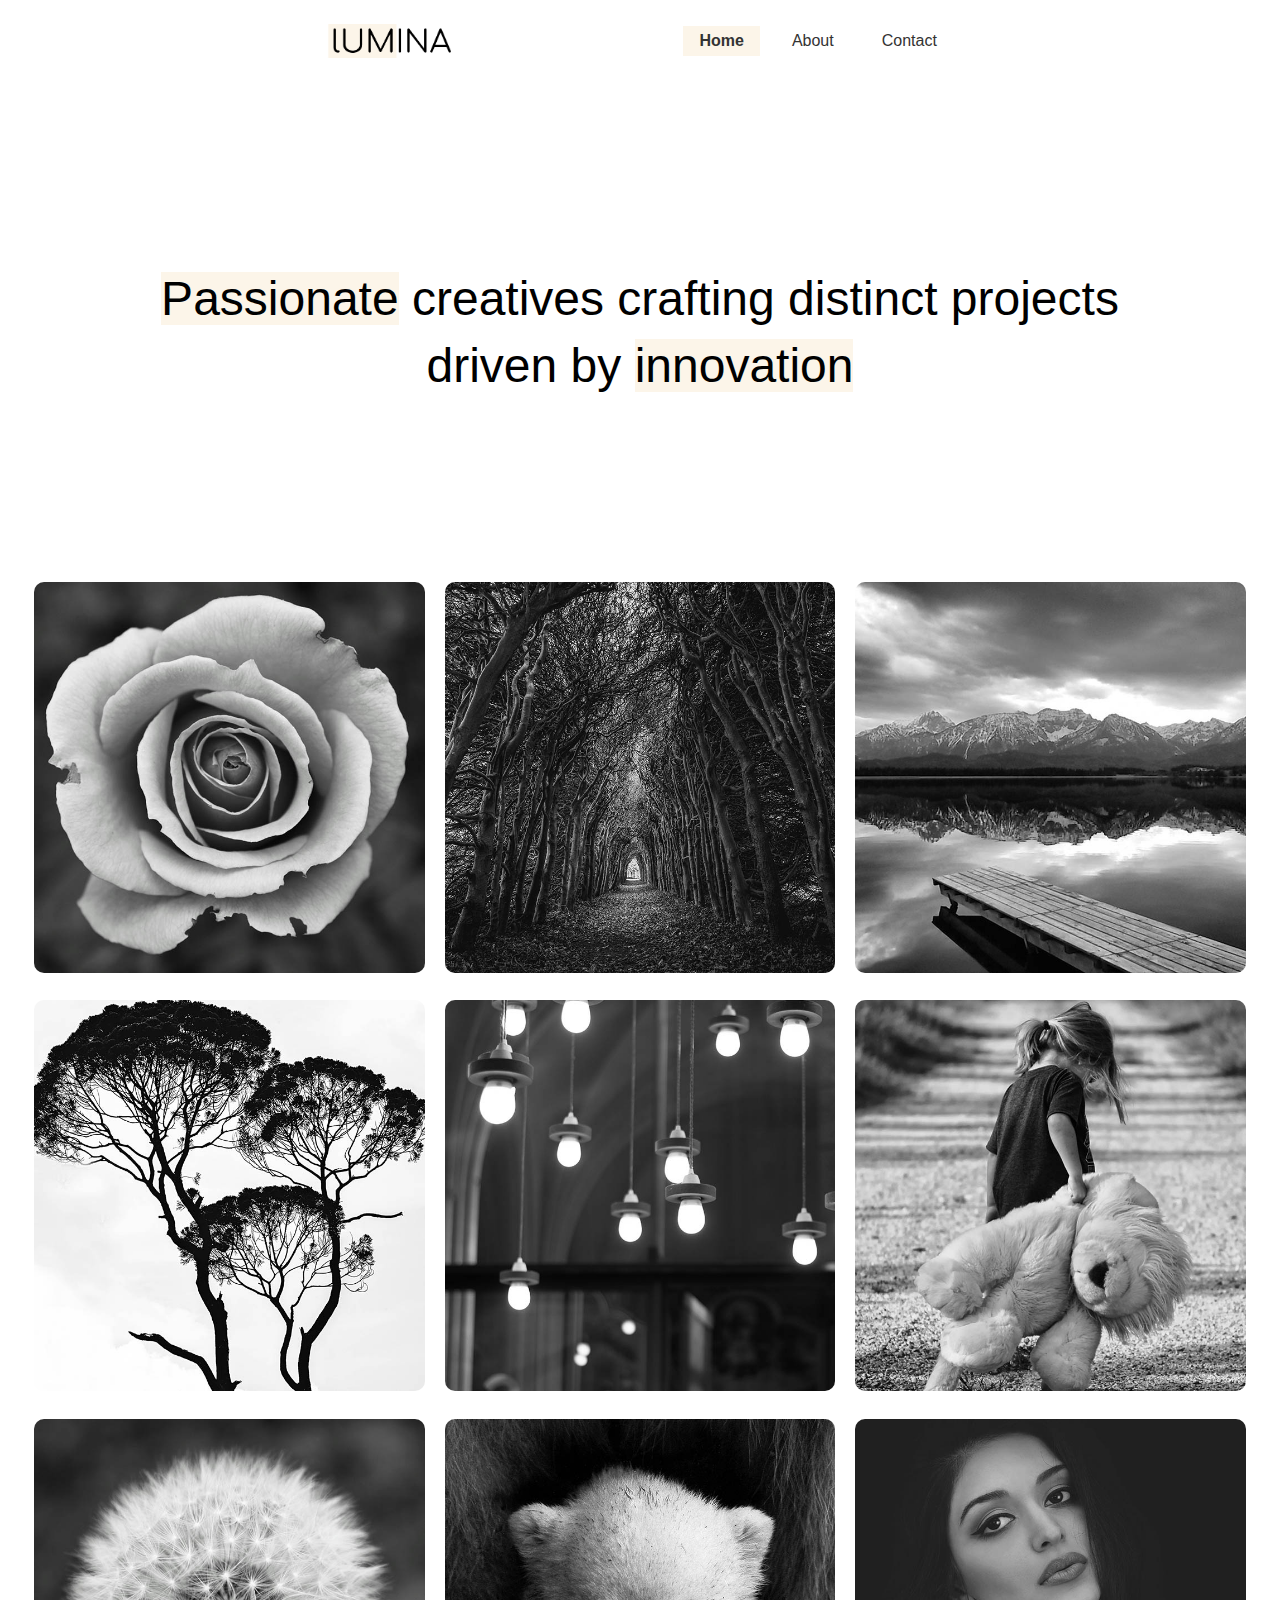
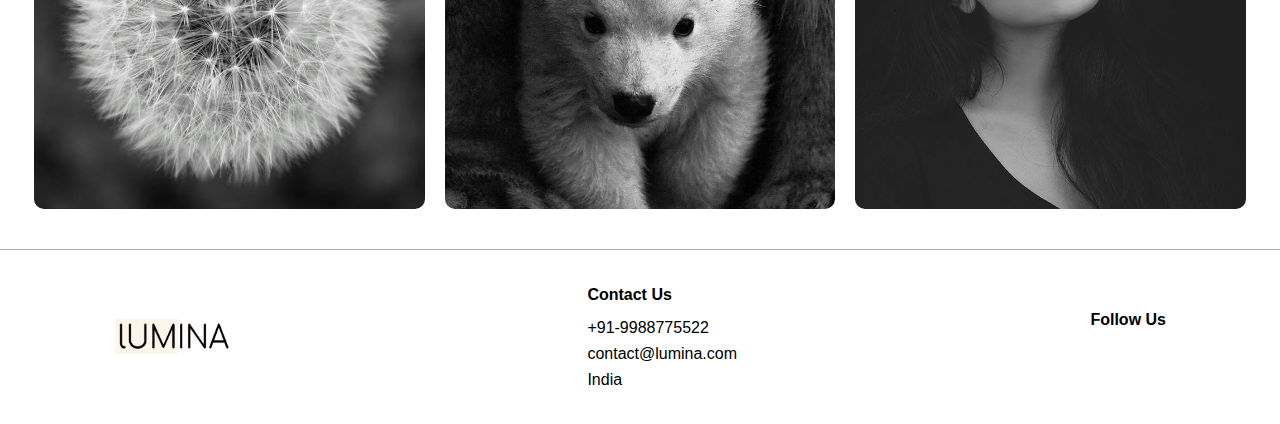
<file: index.html>
<!DOCTYPE html>
<html lang="en">
<head>
    <meta charset="UTF-8">
    <meta name="viewport" content="width=device-width, initial-scale=1.0">
    
    <link rel="stylesheet" href="https://cdnjs.cloudflare.com/ajax/libs/font-awesome/6.6.0/css/all.min.css" integrity="sha512-Kc323vGBEqzTmouAECnVceyQqyqdsSiqLQISBL29aUW4U/M7pSPA/gEUZQqv1cwx4OnYxTxve5UMg5GT6L4JJg==" crossorigin="anonymous" referrerpolicy="no-referrer" />
    <link rel="preconnect" href="https://fonts.googleapis.com">
<link rel="preconnect" href="https://fonts.gstatic.com" crossorigin>
<link href="https://fonts.googleapis.com/css2?family=Playwrite+GB+S:ital,wght@0,100..400;1,100..400&family=Poppins:ital,wght@0,100;0,200;0,300;0,400;0,500;0,600;0,700;0,800;0,900;1,100;1,200;1,300;1,400;1,500;1,600;1,700;1,800;1,900&family=Roboto:ital,wght@0,100;0,300;0,400;0,500;0,700;0,900;1,100;1,300;1,400;1,500;1,700;1,900&display=swap" rel="stylesheet">
<link rel="stylesheet" href="style.css">
<link rel="icon" href="./images/favicon.ico">

    <title>LUMINA Creative</title>
</head>
<body>
    <header class="header">
        <div class="container container-sm header-flex">
            <img src="./images/logo.png" alt="Lumina Creative" class="logo">
            <ul class="main-menu">
                <li><a class="current" href="index.html">Home</a></li>
                <li><a href="about.html">About</a></li>
                <li><a href="contact.html">Contact</a></li>
            </ul>
        </div>
        
    </header>

    <section class="hero bg-dark">
        <div class="container sontainer-sm">
            <h2>
                <span class="bg-primary">Passionate</span> creatives crafting distinct projects driven by <span class="bg-primary">innovation</span>
            </h2>
        </div>
    </section>

    <section class="gallery">
        <div class="container container-lg gallery-flex">
            <div class="gallery-item">
                <a href="images/image1.jpg">
                    <img src="images/portfolio1.jpg" alt="portfolio image 1">
                </a>
            </div>
            <div class="gallery-item">
                <a href="images/image2.jpg">
                    <img src="images/portfolio2.jpg" alt="portfolio image 1">
                </a>
            </div>    
            <div class="gallery-item">
                <a href="images/image3.jpg">
                    <img src="images/portfolio3.jpg" alt="portfolio image 1">
                </a>
            </div>
            <div class="gallery-item">    
                <a href="images/image4.jpg">
                    <img src="images/portfolio4.jpg" alt="portfolio image 1">
                </a>
            </div>
            <div class="gallery-item">    
                <a href="images/image5.jpg">
                    <img src="images/portfolio5.jpg" alt="portfolio image 1">
                </a>
            </div>
            <div class="gallery-item">    
                <a href="images/image6.jpg">
                    <img src="images/portfolio6.jpg" alt="portfolio image 1">
                </a>
            </div> 
            <div class="gallery-item">   
                <a href="images/image7.jpg">
                    <img src="images/portfolio7.jpg" alt="portfolio image 1">
                </a>
            </div>  
            <div class="gallery-item">  
                <a href="images/image8.jpg">
                    <img src="images/portfolio8.jpg" alt="portfolio image 1">
                </a>
            </div>
            <div class="gallery-item">    
                <a href="images/image9.jpg">
                    <img src="images/portfolio9.jpg" alt="portfolio image 1">
                </a>
            </div>    
            
        </div>
    </section>
    <footer class="footer">
        <div class="container footer-flex">
            <img src="images/logo.png" alt="">
            <div class="contact">
                <h4>Contact Us</h4>
                <ul>
                    <li>+91-9988775522</li>
                    <li>contact@lumina.com</li>
                    <li>India</li>
                </ul>
            </div>
            <div class="social">
                <h4>Follow Us</h4>
                <a href="#"><i class="fab fa-facebook"></i></a>
                <a href="#"><i class="fab fa-twitter"></i></a>
                <a href="#"><i class="fab fa-instagram"></i></a>
                <a href="#"><i class="fab fa-pintrest"></i></a>
                <a href="#"><i class="fab fa-tumblr"></i></a>
            </div>
        </div>
    </footer>
</body>
</html>
</file>
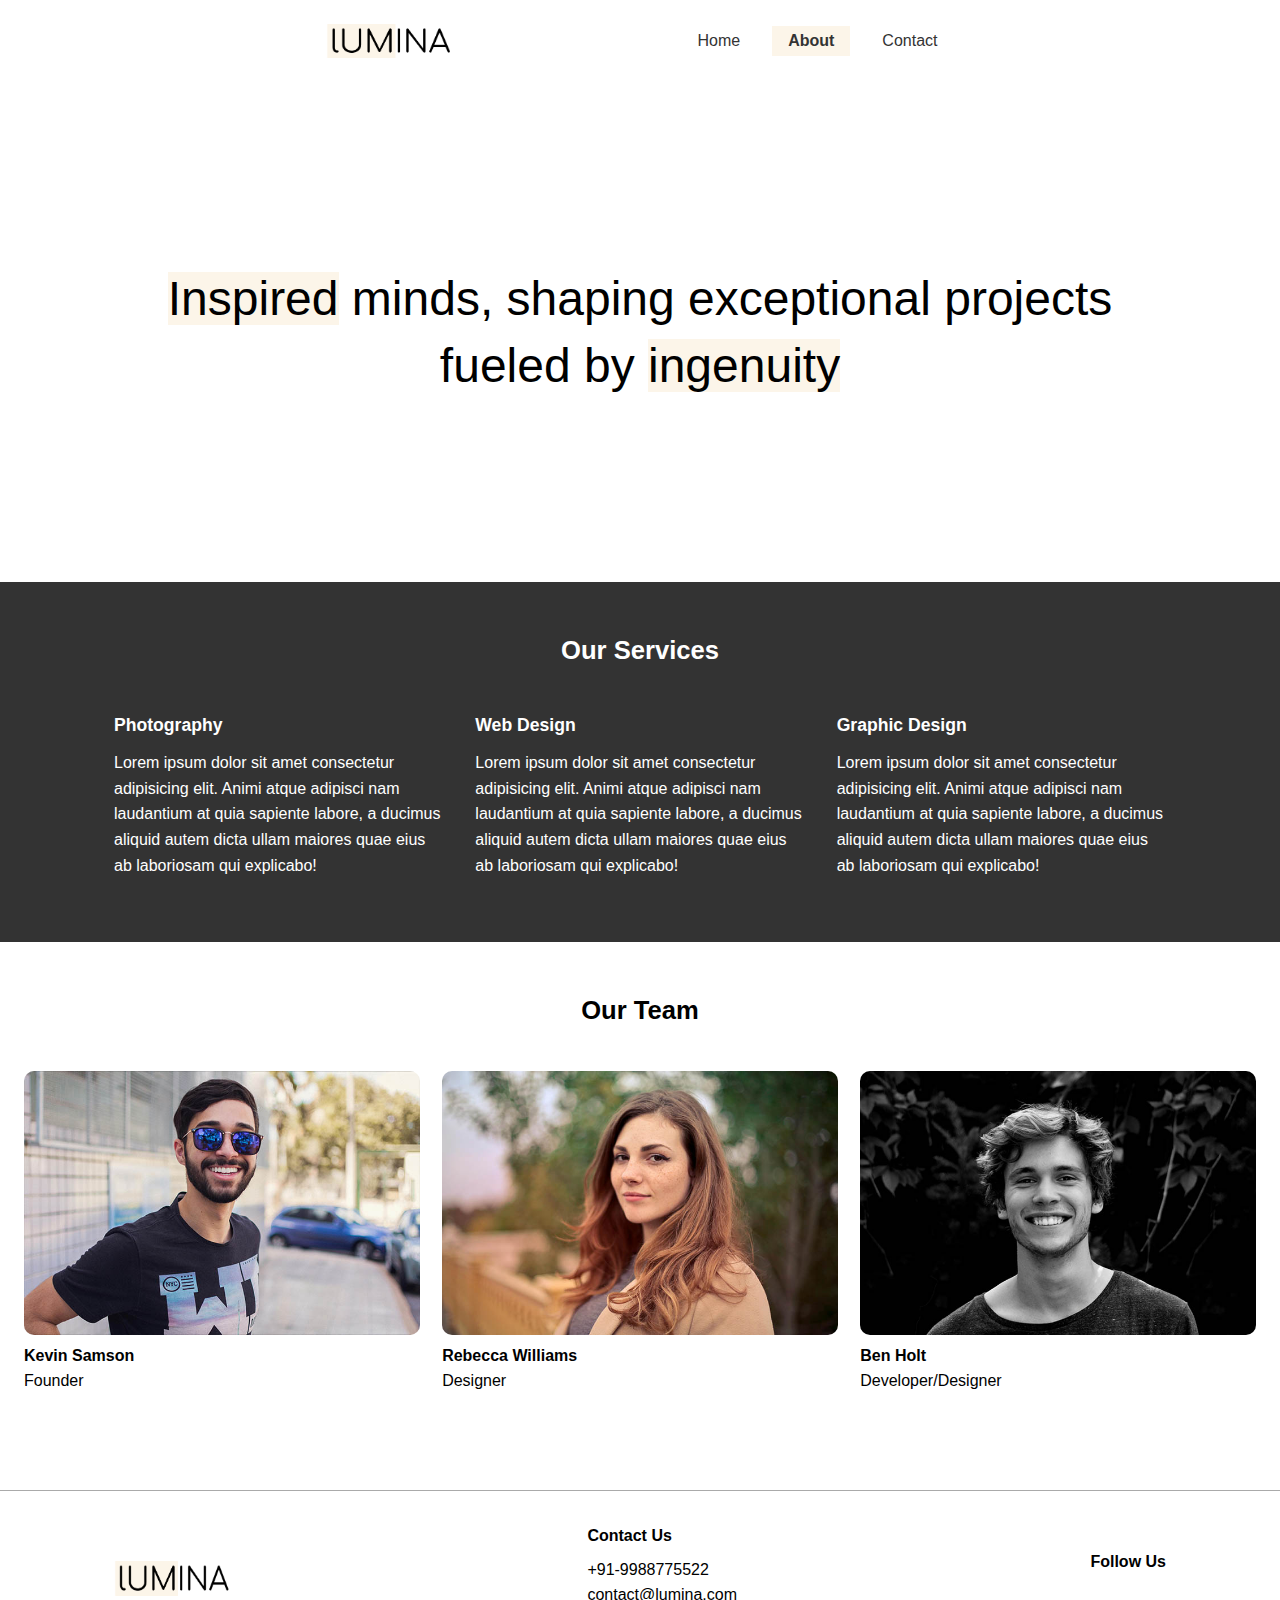
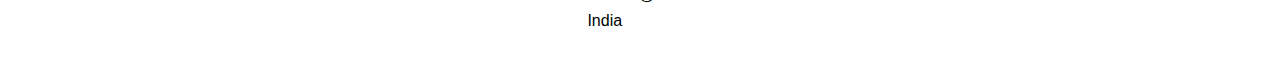
<file: about.html>
<!DOCTYPE html>
<html lang="en">
<head>
    <meta charset="UTF-8">
    <meta name="viewport" content="width=device-width, initial-scale=1.0">
    
    <link rel="stylesheet" href="https://cdnjs.cloudflare.com/ajax/libs/font-awesome/6.6.0/css/all.min.css" integrity="sha512-Kc323vGBEqzTmouAECnVceyQqyqdsSiqLQISBL29aUW4U/M7pSPA/gEUZQqv1cwx4OnYxTxve5UMg5GT6L4JJg==" crossorigin="anonymous" referrerpolicy="no-referrer" />
    <link rel="preconnect" href="https://fonts.googleapis.com">
<link rel="preconnect" href="https://fonts.gstatic.com" crossorigin>
<link href="https://fonts.googleapis.com/css2?family=Playwrite+GB+S:ital,wght@0,100..400;1,100..400&family=Poppins:ital,wght@0,100;0,200;0,300;0,400;0,500;0,600;0,700;0,800;0,900;1,100;1,200;1,300;1,400;1,500;1,600;1,700;1,800;1,900&family=Roboto:ital,wght@0,100;0,300;0,400;0,500;0,700;0,900;1,100;1,300;1,400;1,500;1,700;1,900&display=swap" rel="stylesheet">
<link rel="stylesheet" href="style.css">
<link rel="icon" href="./images/favicon.ico">

    <title>About LUMINA Creative</title>
</head>
<body>
    <header class="header">
        <div class="container container-sm header-flex">
            <img src="./images/logo.png" alt="Lumina Creative" class="logo">
            <ul class="main-menu">
                <li><a href="index.html">Home</a></li>
                <li><a class="current" href="about.html">About</a></li>
                <li><a href="contact.html">Contact</a></li>
            </ul>
        </div>
        
    </header>

    <section class="hero">
        <div class="container sontainer-sm">
            <h2>
                <span class="bg-primary">Inspired</span> minds, shaping exceptional projects fueled by <span class="bg-primary">ingenuity</span>
            </h2>
        </div>
    </section>

    <section class="services bg-dark">
        <div class="container">
            <h2 class="section-heading">
                Our Services
            </h2>
            <div class="services-flex">
                <div class="service-item">
                    <h4>Photography</h4>
                    <p>Lorem ipsum dolor sit amet consectetur adipisicing elit. Animi atque adipisci nam laudantium at quia sapiente labore, a ducimus aliquid autem dicta ullam maiores quae eius ab laboriosam qui explicabo!</p>
                </div>
                <div class="service-item">
                    <h4>Web Design</h4>
                    <p>Lorem ipsum dolor sit amet consectetur adipisicing elit. Animi atque adipisci nam laudantium at quia sapiente labore, a ducimus aliquid autem dicta ullam maiores quae eius ab laboriosam qui explicabo!</p>
                </div>
                <div class="service-item">
                    <h4>Graphic Design</h4>
                    <p>Lorem ipsum dolor sit amet consectetur adipisicing elit. Animi atque adipisci nam laudantium at quia sapiente labore, a ducimus aliquid autem dicta ullam maiores quae eius ab laboriosam qui explicabo!</p>
                </div>
            </div>
        </div>
    </section>

    <section class="team">
        <div class="container container-lg">
            <h2 class="section-heading">
                Our Team
            </h2>
            <div class="team-flex">
                <div class="team-item">
                    <img src="images/team1.jpg" alt="">
                    <h4>Kevin Samson</h4>
                    <p>Founder</p>
                </div>
                <div class="team-item">
                    <img src="images/team2.jpg" alt="">
                    <h4>Rebecca Williams</h4>
                    <p>Designer</p>
                </div>
                <div class="team-item">
                    <img src="images/team3.jpg" alt="">
                    <h4>Ben Holt</h4>
                    <p>Developer/Designer</p>
                </div>
            </div>
        </div>
    </section>
    
    <footer class="footer">
        <div class="container footer-flex">
            <img src="images/logo.png" alt="">
            <div class="contact">
                <h4>Contact Us</h4>
                <ul>
                    <li>+91-9988775522</li>
                    <li>contact@lumina.com</li>
                    <li>India</li>
                </ul>
            </div>
            <div class="social">
                <h4>Follow Us</h4>
                <a href="#"><i class="fab fa-facebook"></i></a>
                <a href="#"><i class="fab fa-twitter"></i></a>
                <a href="#"><i class="fab fa-instagram"></i></a>
                <a href="#"><i class="fab fa-pintrest"></i></a>
                <a href="#"><i class="fab fa-tumblr"></i></a>
            </div>
        </div>
    </footer>
</body>
</html>
</file>
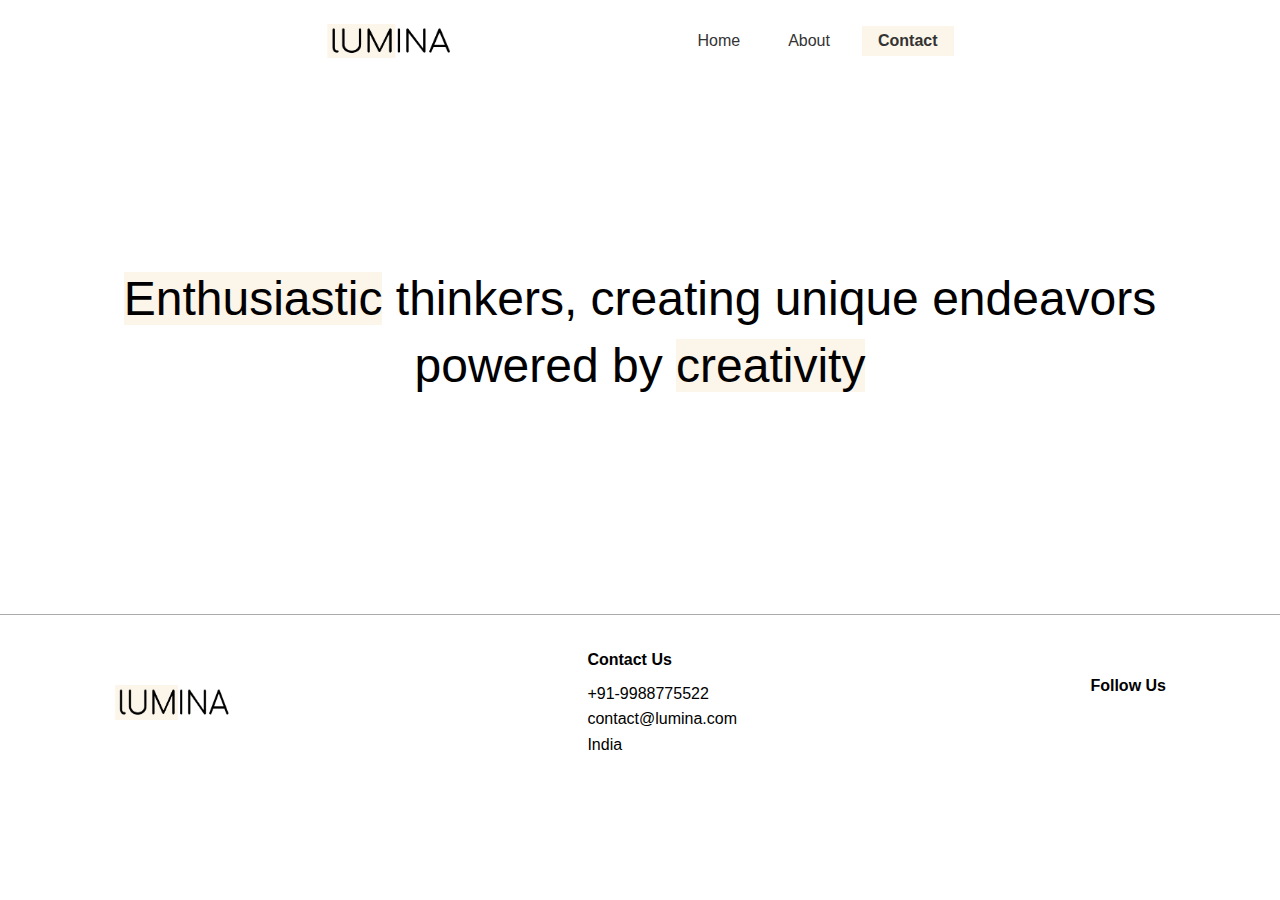
<file: contact.html>
<!DOCTYPE html>
<html lang="en">
<head>
    <meta charset="UTF-8">
    <meta name="viewport" content="width=device-width, initial-scale=1.0">
    
    <link rel="stylesheet" href="https://cdnjs.cloudflare.com/ajax/libs/font-awesome/6.6.0/css/all.min.css" integrity="sha512-Kc323vGBEqzTmouAECnVceyQqyqdsSiqLQISBL29aUW4U/M7pSPA/gEUZQqv1cwx4OnYxTxve5UMg5GT6L4JJg==" crossorigin="anonymous" referrerpolicy="no-referrer" />
    <link rel="preconnect" href="https://fonts.googleapis.com">
<link rel="preconnect" href="https://fonts.gstatic.com" crossorigin>
<link href="https://fonts.googleapis.com/css2?family=Playwrite+GB+S:ital,wght@0,100..400;1,100..400&family=Poppins:ital,wght@0,100;0,200;0,300;0,400;0,500;0,600;0,700;0,800;0,900;1,100;1,200;1,300;1,400;1,500;1,600;1,700;1,800;1,900&family=Roboto:ital,wght@0,100;0,300;0,400;0,500;0,700;0,900;1,100;1,300;1,400;1,500;1,700;1,900&display=swap" rel="stylesheet">
<link rel="stylesheet" href="style.css">
<link rel="icon" href="./images/favicon.ico">

    <title>LUMINA Creative</title>
</head>
<body>
    <header class="header">
        <div class="container container-sm header-flex">
            <img src="./images/logo.png" alt="Lumina Creative" class="logo">
            <ul class="main-menu">
                <li><a  href="index.html">Home</a></li>
                <li><a href="about.html">About</a></li>
                <li><a class="current" href="contact.html">Contact</a></li>
            </ul>
        </div>
        
    </header>

    <section class="hero bg-dark">
        <div class="container sontainer-sm">
            <h2>
                <span class="bg-primary">Enthusiastic</span> thinkers, creating unique endeavors powered by <span class="bg-primary">creativity</span>
            </h2>
        </div>
    </section>

    
    <footer class="footer">
        <div class="container footer-flex">
            <img src="images/logo.png" alt="">
            <div class="contact">
                <h4>Contact Us</h4>
                <ul>
                    <li>+91-9988775522</li>
                    <li>contact@lumina.com</li>
                    <li>India</li>
                </ul>
            </div>
            <div class="social">
                <h4>Follow Us</h4>
                <a href="#"><i class="fab fa-facebook"></i></a>
                <a href="#"><i class="fab fa-twitter"></i></a>
                <a href="#"><i class="fab fa-instagram"></i></a>
                <a href="#"><i class="fab fa-pintrest"></i></a>
                <a href="#"><i class="fab fa-tumblr"></i></a>
            </div>
        </div>
    </footer>
</body>
</html>
</file>
<file: style.css>
*{
    margin: 0;
    padding: 0;
    box-sizing: border-box;
}

:root{
    --primary-color:#fcf5e9;
    --container-normal:1100px;
    --container-wide:1400px;
    --container-narrow:900px
}

body{
    font-family: 'Open Sans',sans-serif;
    line-height: 1.6;
}

a{
    text-decoration:none;
    color:#333;
}

ul{
    list-style: none;
}
img{
    max-width: 100%;
}

/* utility classes */


.section-heading{
    font-size: 1.6rem;
    text-align: center;
    margin-bottom: 40px;
}

/* container */

.header{
    margin: 1.5rem auto;
}
.container{
    max-width: var(--container-normal);
    margin: 0 auto;
    padding: 0 1.5rem;
}
.container-lg{
    max-width: var(--container-wide);
}

.container-sm{
    max-width: var(--container-narrow);
}

/* Header */
.header .logo{
    width: 130px;
}
.header .header-flex{
    display: flex;
    justify-content: space-around;
    align-items: center;
}

.header .main-menu{
    display: flex;
    list-style-type: none;
    gap: 1rem ;
}

.header .main-menu a{
    padding: 0.4rem 1rem;

    &:hover{
        background: var(--primary-color) ;
    }
   
}

.current{
    background: var(--primary-color) ; 
    font-weight: 600;
}

.hero{
    height: 500px;
    display:flex;
    justify-content: center;
    align-items: center;
    text-align: center;
}

.hero h2{
    font-size: 3rem;
    line-height:1.4;
    font-weight: normal;

    .bg-primary{
        background : var(--primary-color) ;
    }
}

.gallery-flex{
    display: flex;
    flex-wrap: wrap;
    justify-content: center;
    gap: 20px;
}

.gallery-item{
    width: calc(33.333% - 20px);

    img{
        border-radius: 10px;
    }
    &:hover{
        opacity: 0.9;
    }
}

/* footer */
.footer{
    border-top: 1px solid #aaa;
    padding: 2rem 1.5rem;
    margin-top: 2rem;
}
.footer .footer-flex{
    display: flex;
    justify-content: space-between;
    align-items: center;
}

.footer img{
    width: 120px;
    height: 35px;
}
.footer h4{
    font-size: 1rem;
    margin-bottom: 0.5rem;
}
.footer a{
    margin: 0.2rem;
}

/* services */
.services{
    background: #333;
    color: #fff;
    padding: 3rem 0 4rem;
}

.services-flex{
    display: flex;
    gap: 2rem;
}

.service-item h4{
     font-size: 1.1rem;
     margin-bottom: 0.7rem;
}

.team{
    padding: 3rem 0 4rem;
}
.team-flex{
    display: flex;
    gap: 1.4rem;
}

.team img{
    border-radius: 10px;
}
@media(max-width:768px){
    .header-flex ,
    .footer-flex{
        flex-direction: column;
    }
    .main-menu{
        margin-top: 10px;
        flex-flow: column;
        align-items: center;
    }
    .hero{
        height: 300px;
    }
    .hero h2{
        font-size: 1.8rem;
    }
    .gallery-item{
        width:calc(50% - 20px)
    }

    .footer-flex{
        text-align: center;
    }
}
</file>
